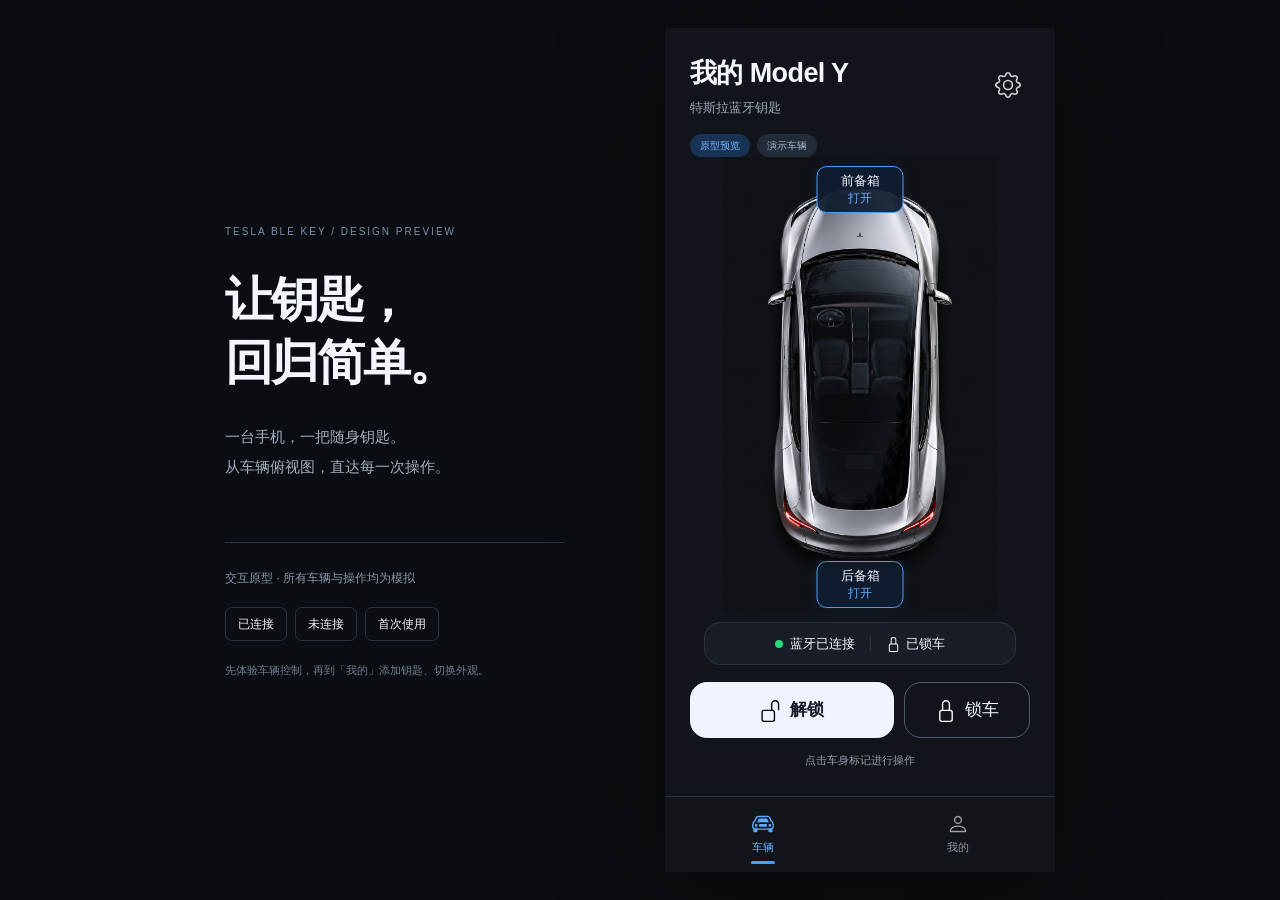
<file: prototype/index.html>
<!doctype html><html lang="zh-CN"><head><meta charset="UTF-8"><meta name="viewport" content="width=device-width,initial-scale=1,viewport-fit=cover"><title>特斯拉蓝牙钥匙 · 产品原型</title><link rel="stylesheet" href="style.css"></head><body><aside class="review"><span class="eyebrow">TESLA BLE KEY / DESIGN PREVIEW</span><h1>让钥匙，<br>回归简单。</h1><p>一台手机，一把随身钥匙。<br>从车辆俯视图，直达每一次操作。</p><div class="review-line">交互原型 · 所有车辆与操作均为模拟</div><div class="review-links"><button onclick="demo('connected')">已连接</button><button onclick="demo('offline')">未连接</button><button onclick="demo('empty')">首次使用</button></div><small>先体验车辆控制，再到「我的」添加钥匙、切换外观。</small></aside><div class="app" id="app"><main id="screen"></main><nav aria-label="底部导航"><button id="nav-car" onclick="navigate('car')"></button><button id="nav-me" onclick="navigate('me')"></button></nav><div id="overlay"></div><div id="toast" role="status"></div></div><script src="app.js"></script></body></html>
</file>
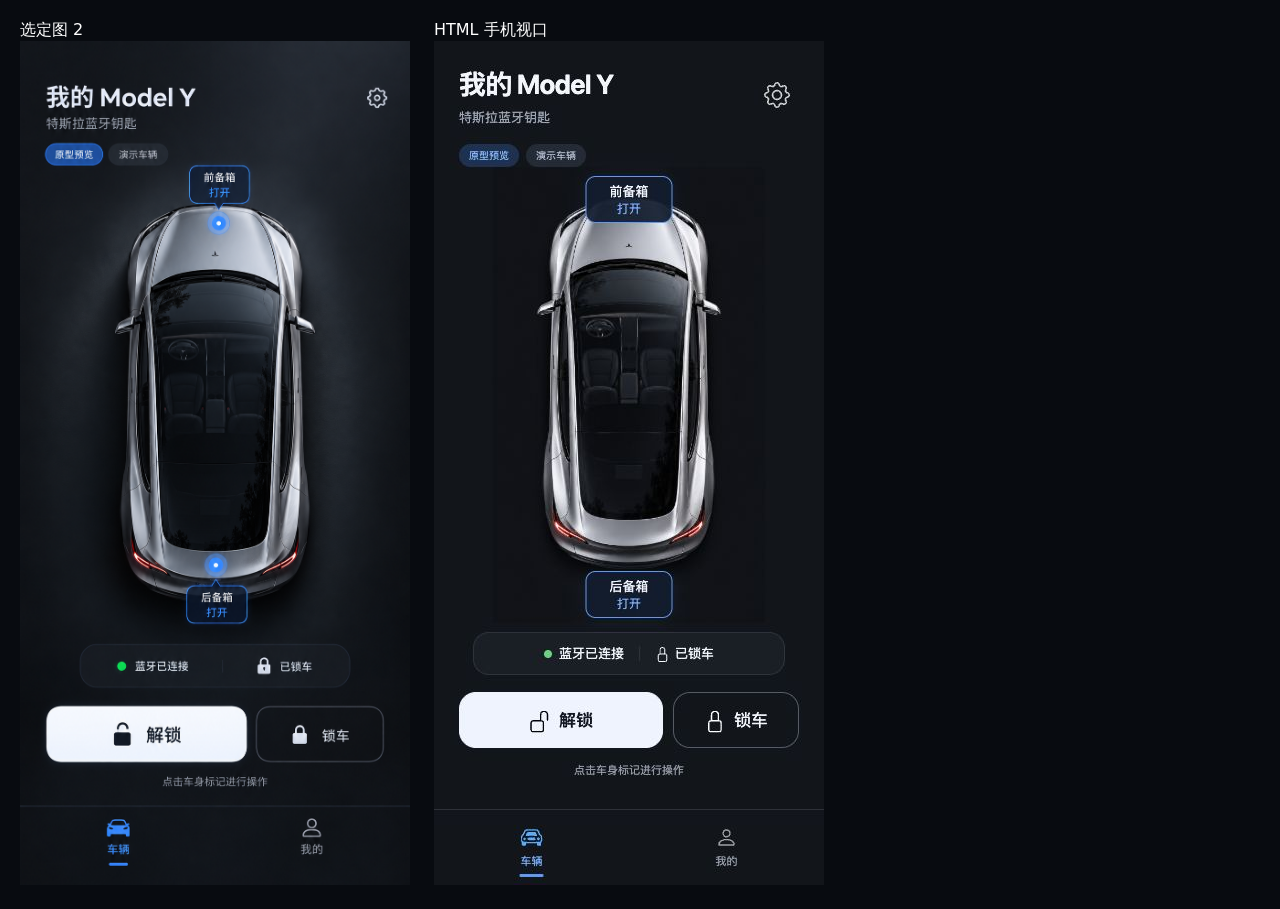
<file: prototype/qa/compare.html>
<!doctype html><html><meta charset="utf-8"><title>视觉比对</title><body style="margin:0;background:#080b10;color:white;font-family:system-ui;display:flex;gap:24px;padding:20px"><div>选定图 2<br><img src="reference.png" style="width:390px;height:844px"></div><div>HTML 手机视口<br><img src="mobile.png" style="width:390px;height:844px"></div></body></html>
</file>
<file: prototype/style.css>
:root{color-scheme:dark;--bg:#11151b;--surface:#1b2028;--muted:#929ba9;--line:#2b333f;--blue:#4a9cff;--fg:#f3f6fd}*{box-sizing:border-box}body{margin:0;background:#0a0d11;color:var(--fg);font:15px/1.5 -apple-system,BlinkMacSystemFont,"PingFang SC","Microsoft YaHei",sans-serif;display:flex;align-items:center;justify-content:center;gap:100px;min-height:100vh}button,input{font:inherit}button{cursor:pointer;border:0;color:inherit;background:none;-webkit-tap-highlight-color:transparent}button:focus-visible,input:focus-visible{outline:2px solid var(--blue);outline-offset:4px}button:disabled{opacity:.35;cursor:default}button{transition:background .18s,transform .18s}button:active:not(:disabled){transform:scale(.98)}.review{width:340px}.eyebrow{font-size:10px;letter-spacing:2px;color:#7e8fa5}.review h1{font-size:48px;line-height:1.3;letter-spacing:-2px;font-weight:600;margin:28px 0}.review p{color:#a2adbd;line-height:2}.review-line{font-size:12px;border-top:1px solid var(--line);padding-top:26px;margin-top:60px;color:#8896a8}.review-links{display:flex;gap:8px;margin:20px 0}.review-links button{border:1px solid var(--line);border-radius:7px;padding:7px 12px;font-size:12px}.review small{display:block;color:#6f7d8f;font-size:11px;line-height:1.8}.app{position:relative;width:390px;height:844px;overflow:hidden;background:var(--bg);box-shadow:0 20px 100px #0007}.app main{height:calc(100% - 76px);overflow:auto;scrollbar-width:none}.app main::-webkit-scrollbar{display:none}.icon{width:22px;height:22px;filter:invert(1);vertical-align:middle;flex:none}.muted{color:var(--muted)}header{padding:25px 25px 0;display:flex;align-items:center;justify-content:space-between}header h2{font-size:27px;letter-spacing:-.6px;margin:0;font-weight:650}header p{font-size:13px;color:#9aa5b5;margin:4px 0 0}.gear{width:44px;height:44px}.gear .icon{width:26px;height:26px;opacity:.8}.badge{font-size:10px;color:#a8b6ca;background:#222b38;border-radius:14px;padding:4px 10px}.badge.blue{color:#77b7ff;background:#183253}.badges{display:flex;gap:7px;padding:17px 25px 0}.hero{height:456px;position:relative;margin:0 24px}.hero img.car{display:block;width:100%;height:100%;object-fit:contain}.hotspot{position:absolute;left:50%;transform:translateX(-50%);padding:5px 13px;min-height:43px;min-width:87px;border:1px solid var(--blue);border-radius:10px;background:#101d30ed;font-size:13px;line-height:1.4;box-shadow:0 0 20px #459cff16}.hotspot:active{transform:translateX(-50%) scale(.98)!important}.hotspot span{display:block;color:#67adff;font-size:12px}.hotspot.front{top:9px}.hotspot.rear{bottom:5px}.status{display:flex;align-items:center;justify-content:center;gap:15px;min-height:43px;border:1px solid var(--line);border-radius:16px;margin:9px 39px 17px;font-size:13px;background:#191e26}.dot{display:inline-block;width:8px;height:8px;border-radius:50%;background:#28d778;margin-right:7px}.dot.off{background:#9aa4b2}.divider{height:15px;width:1px;background:var(--line)}.status .icon{width:15px;height:15px;margin-right:5px}.actions{display:flex;gap:10px;margin:0 25px}.actions button{height:56px;border:1px solid #505b6c;border-radius:17px;flex:1;font-size:17px}.actions .primary{flex:1.7;background:#eef3ff;color:#111722;border-color:#eef3ff;font-weight:600}.primary .icon{filter:none}.actions .icon{width:22px;margin-right:8px}.hint{font-size:11px;text-align:center;color:var(--muted);margin:14px 0 8px}nav{position:absolute;bottom:0;left:0;right:0;height:76px;background:#11151bf5;border-top:1px solid var(--line);display:flex;padding-bottom:env(safe-area-inset-bottom)}nav button{width:50%;font-size:11px;color:#909baa;position:relative}nav .icon{display:block;margin:0 auto 4px;opacity:.6}nav button.active{color:#64acff}nav button.active .icon{filter:invert(64%) sepia(75%) saturate(2300%) hue-rotate(185deg);opacity:1}nav button.active:after{content:"";position:absolute;bottom:8px;left:calc(50% - 12px);height:3px;width:24px;border-radius:3px;background:var(--blue)}.content{padding:24px}.section-label{margin:26px 0 12px;color:#94a0b2;font-size:12px;letter-spacing:1px}.row{display:flex;align-items:center;gap:13px;width:100%;padding:18px 0;text-align:left;border-bottom:1px solid var(--line)}.row .trailing{margin-left:auto;display:flex;gap:6px;align-items:center;color:#9aa6b7;font-size:12px}.row .trailing .icon{width:14px;opacity:.45}.row b{display:block;font-weight:500}.row small{display:block;color:var(--muted);font-size:12px;margin-top:3px}.panel{border:1px solid var(--line);border-radius:18px;background:var(--surface);padding:20px}.panel h3{margin:0 0 5px;font-size:19px}.panel p{color:var(--muted);font-size:13px;margin:8px 0 20px}.wide{width:100%;min-height:49px;border-radius:12px;background:#edf3ff;color:#101722;font-weight:600;padding:12px 16px}.wide.blue{background:#297ee9;color:white}.wide.secondary{background:#252e3c;color:#dce7f8}.wide+.wide{margin-top:10px}.empty{text-align:center;padding:70px 25px}.empty>.icon{width:52px;height:52px;opacity:.5;margin-bottom:18px}.empty h3{font-size:21px}.empty p{color:var(--muted);font-size:13px;line-height:1.9;margin-bottom:30px}.back{padding:8px;margin-left:-8px}.back .icon{width:20px}header.sub{justify-content:flex-start;gap:15px}header.sub h2{font-size:22px}.mode{padding:18px 16px;border:1px solid var(--line);border-radius:15px;display:flex;gap:13px;align-items:center;margin-bottom:12px;width:100%;text-align:left}.mode.selected{border-color:var(--blue);background:#18283f}.mode .choice{width:19px;height:19px;border:1px solid #627084;border-radius:50%;margin-left:auto}.mode.selected .choice{background:var(--blue);border:5px solid #1e416f}.mode small{display:block;font-size:12px;color:var(--muted);margin-top:5px}.grid{display:grid;grid-template-columns:1fr 1fr;gap:12px;margin:22px 25px}.grid button{height:116px;border-radius:17px;background:#202834;border:1px solid #303b4a;font-size:15px}.grid .icon{display:block;width:28px;height:28px;margin:0 auto 13px}.compact.hero{height:319px;margin-top:15px}.compact.hero .car{object-fit:contain}.compact.hero:after{display:none}.sheet-cover{position:absolute;inset:0;background:#0009;display:flex;align-items:flex-end;z-index:10}.sheet{width:100%;padding:24px;background:#1b222c;border-radius:24px 24px 0 0;box-shadow:0 -10px 60px #0005}.sheet h3{font-size:22px;margin:5px 0 10px}.sheet p{font-size:14px;color:#a8b4c4;line-height:1.8}.sheet .close{float:right;width:36px;height:36px}.sheet .close .icon{width:18px}.sheet .wide{margin-top:13px}input{width:100%;padding:14px;color:white;border:1px solid #424f62;border-radius:10px;background:#111822;outline:0}.field-label{display:block;margin:20px 0 8px;font-size:13px}.scan-orbit{width:130px;height:130px;border:1px solid #2f507b;border-radius:50%;margin:40px auto;display:grid;place-items:center;box-shadow:0 0 0 20px #1b2a3e,0 0 0 21px #294362}.scan-orbit .icon{width:40px;height:40px}.scan-orbit.scanning{animation:pulse 1.4s infinite}@keyframes pulse{50%{box-shadow:0 0 0 30px #1b2a3e44,0 0 0 31px #29436255}}.steps{display:flex;gap:8px;margin-bottom:25px}.steps span{height:3px;background:#303b4a;flex:1}.steps span.done{background:var(--blue)}.instruction{display:flex;gap:13px;margin:20px 0;font-size:14px}.instruction em{font-style:normal;width:24px;height:24px;border-radius:50%;background:#29384c;text-align:center;flex:none;color:#89bfff}.instruction p{margin:0;color:#aab6c7}.smallnote{font-size:12px;line-height:1.8;color:#93a0b2}.success-icon{margin:40px auto 25px;width:80px;height:80px;border-radius:50%;background:#173d31;display:grid;place-items:center}.success-icon .icon{width:35px;height:35px}.danger{color:#ff969a}.switch{width:40px;height:24px;border-radius:16px;background:#485466;margin-left:auto;padding:3px}.switch:before{content:"";display:block;width:18px;height:18px;border-radius:50%;background:white}.switch.on{background:#348cff}.switch.on:before{margin-left:16px}#toast{position:absolute;bottom:95px;left:24px;right:24px;background:#e6edfa;color:#152033;padding:12px 16px;border-radius:12px;font-size:13px;opacity:0;pointer-events:none;transition:opacity .2s;z-index:20}#toast.visible{opacity:1}.footer-note{text-align:center;color:#68778c;font-size:10px;margin:32px 0}@media(max-width:850px){body{gap:0}.review{display:none}.app{box-shadow:none}}@media(max-width:480px){body{display:block;background:var(--bg)}.app{width:100%;height:100dvh;min-height:660px}.hero{height:clamp(320px,49dvh,456px)}header{padding-top:22px}.compact.hero{height:33dvh;min-height:220px}}
@media(min-width:481px){.app{height:min(844px,100dvh)}.hero{height:clamp(260px,calc(100dvh - 388px),456px)}.compact.hero{height:clamp(220px,calc(100dvh - 525px),319px)}}
.compact.hero{height:clamp(140px,calc(100dvh - 580px),264px);min-height:140px}
@media(max-width:480px){.hero:not(.compact){height:clamp(320px,54dvh,456px)}}
</file>
